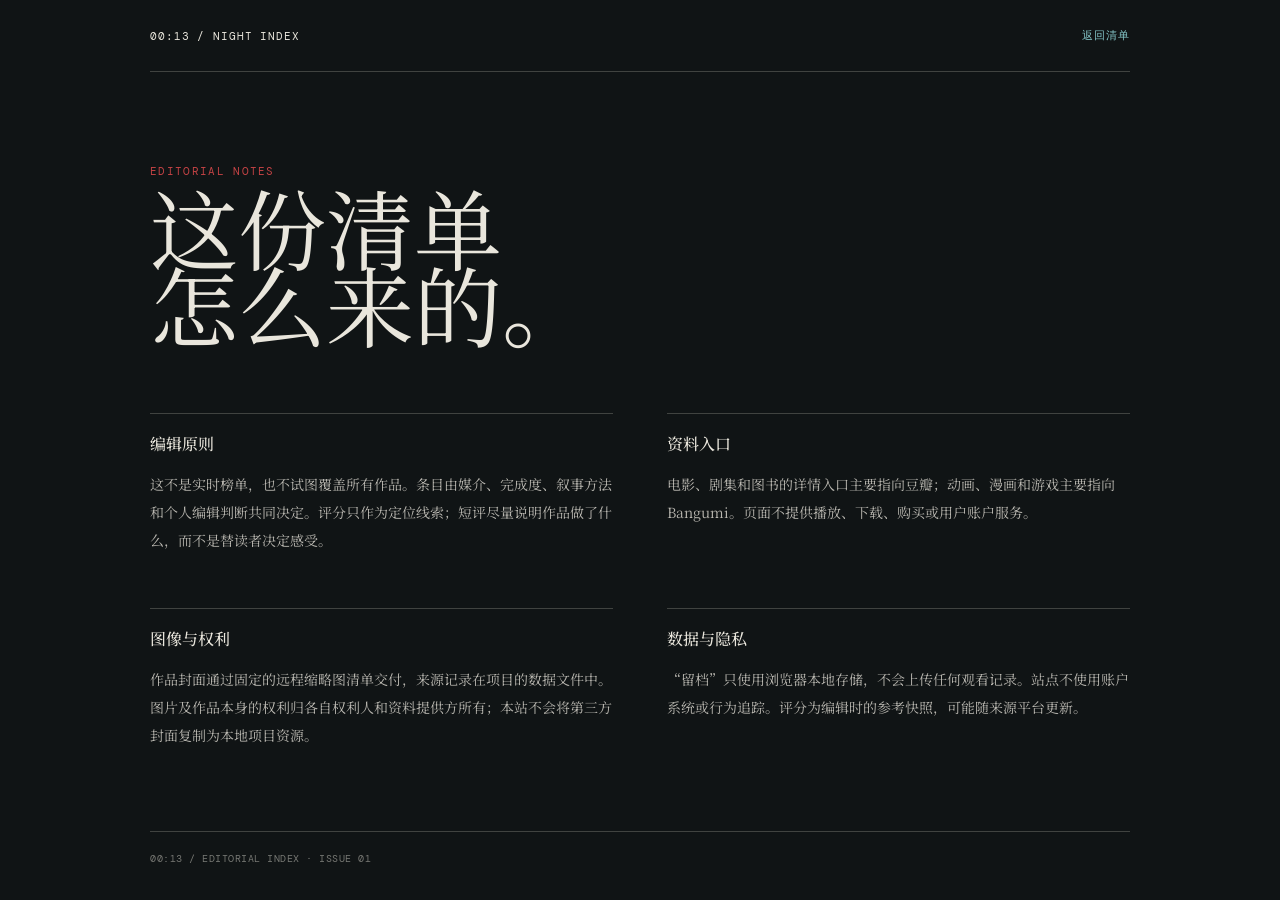
<file: credits.html>
<!doctype html>
<html lang="zh-CN">
<head>
  <meta charset="utf-8">
  <meta name="viewport" content="width=device-width, initial-scale=1">
  <meta name="theme-color" content="#101415">
  <meta name="description" content="00:13 的编辑原则、资料入口与图像说明。">
  <title>00:13 | 编辑与图像说明</title>
  <link rel="preconnect" href="https://fonts.googleapis.com">
  <link rel="preconnect" href="https://fonts.gstatic.com" crossorigin>
  <link href="https://fonts.googleapis.com/css2?family=DM+Mono:wght@400;500&family=Instrument+Serif:ital@0;1&family=Noto+Serif+SC:wght@400;500;600&display=swap" rel="stylesheet">
  <style>
    :root { color-scheme: dark; --ink:#101415; --paper:#e9e6dc; --line:rgba(233,230,220,.22); --red:#c44345; --cyan:#83c4c6; }
    * { box-sizing: border-box; }
    body { margin:0; background:var(--ink); color:var(--paper); font-family:"Noto Serif SC", serif; }
    header, main, footer { width:min(980px, calc(100% - 48px)); margin:auto; }
    header { display:flex; justify-content:space-between; align-items:center; padding:28px 0; border-bottom:1px solid var(--line); font:11px "DM Mono", monospace; letter-spacing:.08em; }
    a { color:inherit; text-decoration:none; }
    .back { color:var(--cyan); }
    main { padding:92px 0 82px; }
    .eyebrow { color:var(--red); font:11px "DM Mono", monospace; letter-spacing:.12em; }
    h1 { max-width:670px; margin:18px 0 62px; font:400 clamp(50px, 8vw, 88px)/.88 "Instrument Serif", "Noto Serif SC", serif; }
    .grid { display:grid; grid-template-columns:repeat(2, minmax(0,1fr)); gap:54px; }
    section { border-top:1px solid var(--line); padding-top:18px; }
    h2 { margin:0 0 15px; font:500 16px "Noto Serif SC", serif; }
    p, li { margin:0; color:rgba(233,230,220,.78); font-size:14px; line-height:2; }
    ul { margin:0; padding-left:20px; }
    footer { padding:20px 0; border-top:1px solid var(--line); color:rgba(233,230,220,.48); font:10px "DM Mono", monospace; letter-spacing:.05em; }
    @media (max-width:620px) { header, main, footer { width:min(100% - 40px, 980px); } main { padding:64px 0; } .grid { grid-template-columns:1fr; gap:38px; } h1 { margin-bottom:45px; } }
  </style>
</head>
<body>
  <header><a href="index.html">00:13 / NIGHT INDEX</a><a class="back" href="index.html">返回清单</a></header>
  <main>
    <p class="eyebrow">EDITORIAL NOTES</p>
    <h1>这份清单<br>怎么来的。</h1>
    <div class="grid">
      <section><h2>编辑原则</h2><p>这不是实时榜单，也不试图覆盖所有作品。条目由媒介、完成度、叙事方法和个人编辑判断共同决定。评分只作为定位线索；短评尽量说明作品做了什么，而不是替读者决定感受。</p></section>
      <section><h2>资料入口</h2><p>电影、剧集和图书的详情入口主要指向豆瓣；动画、漫画和游戏主要指向 Bangumi。页面不提供播放、下载、购买或用户账户服务。</p></section>
      <section><h2>图像与权利</h2><p>作品封面通过固定的远程缩略图清单交付，来源记录在项目的数据文件中。图片及作品本身的权利归各自权利人和资料提供方所有；本站不会将第三方封面复制为本地项目资源。</p></section>
      <section><h2>数据与隐私</h2><p>“留档”只使用浏览器本地存储，不会上传任何观看记录。站点不使用账户系统或行为追踪。评分为编辑时的参考快照，可能随来源平台更新。</p></section>
    </div>
  </main>
  <footer>00:13 / EDITORIAL INDEX · ISSUE 01</footer>
</body>
</html>
</file>
